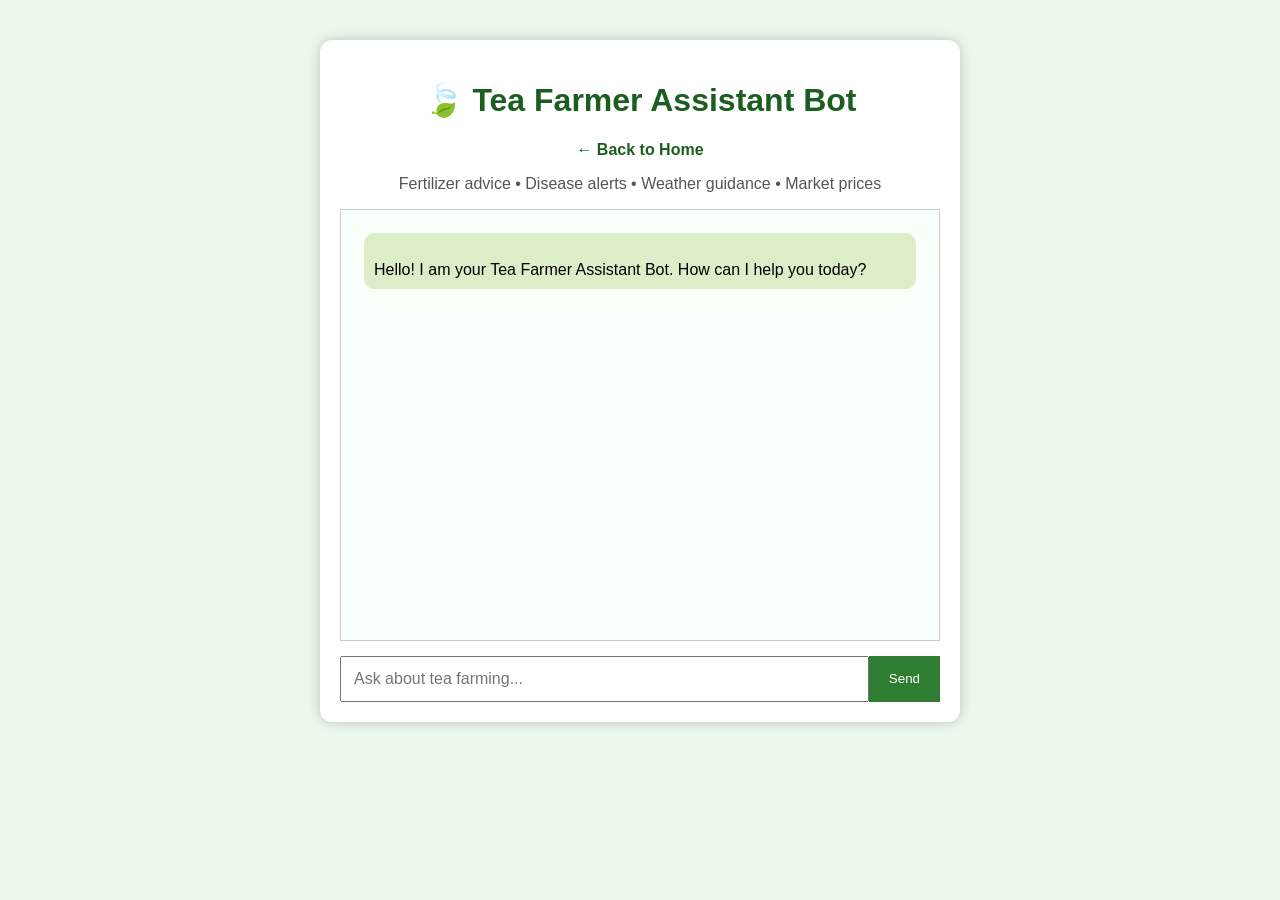
<file: templates/index.html>
<!DOCTYPE html>
<html>
<head>
    <title>Tea Farmer Assistant Bot</title>
    <link rel="stylesheet" href="/static/style.css">
</head>
<body>

<div class="chat-container">
    <h1>🍃 Tea Farmer Assistant Bot</h1>
    <a href="/" class="back-link">← Back to Home</a>
    <p class="subtitle">Fertilizer advice • Disease alerts • Weather guidance • Market prices</p>

    <div id="chat-box" class="chat-box">
        <div class="bot-message">
            Hello! I am your Tea Farmer Assistant Bot. How can I help you today?
        </div>
    </div>

    <div class="input-area">
        <input type="text" id="user-input" placeholder="Ask about tea farming...">
        <button onclick="sendMessage()">Send</button>
    </div>
</div>

<script>
function addMessage(message, className) {
    const chatBox = document.getElementById("chat-box");
    const msg = document.createElement("div");
    msg.className = className;
    msg.innerText = message;
    chatBox.appendChild(msg);
    chatBox.scrollTop = chatBox.scrollHeight;
}

function sendMessage() {
    const input = document.getElementById("user-input");
    const message = input.value.trim();

    if (message === "") {
        return;
    }

    addMessage(message, "user-message");
    input.value = "";

    fetch("/chat", {
        method: "POST",
        headers: {
            "Content-Type": "application/json"
        },
        body: JSON.stringify({message: message})
    })
    .then(response => response.json())
    .then(data => {
        addMessage(data.response, "bot-message");
    });
}

document.getElementById("user-input").addEventListener("keypress", function(event) {
    if (event.key === "Enter") {
        sendMessage();
    }
});
</script>

</body>
</html>
</file>
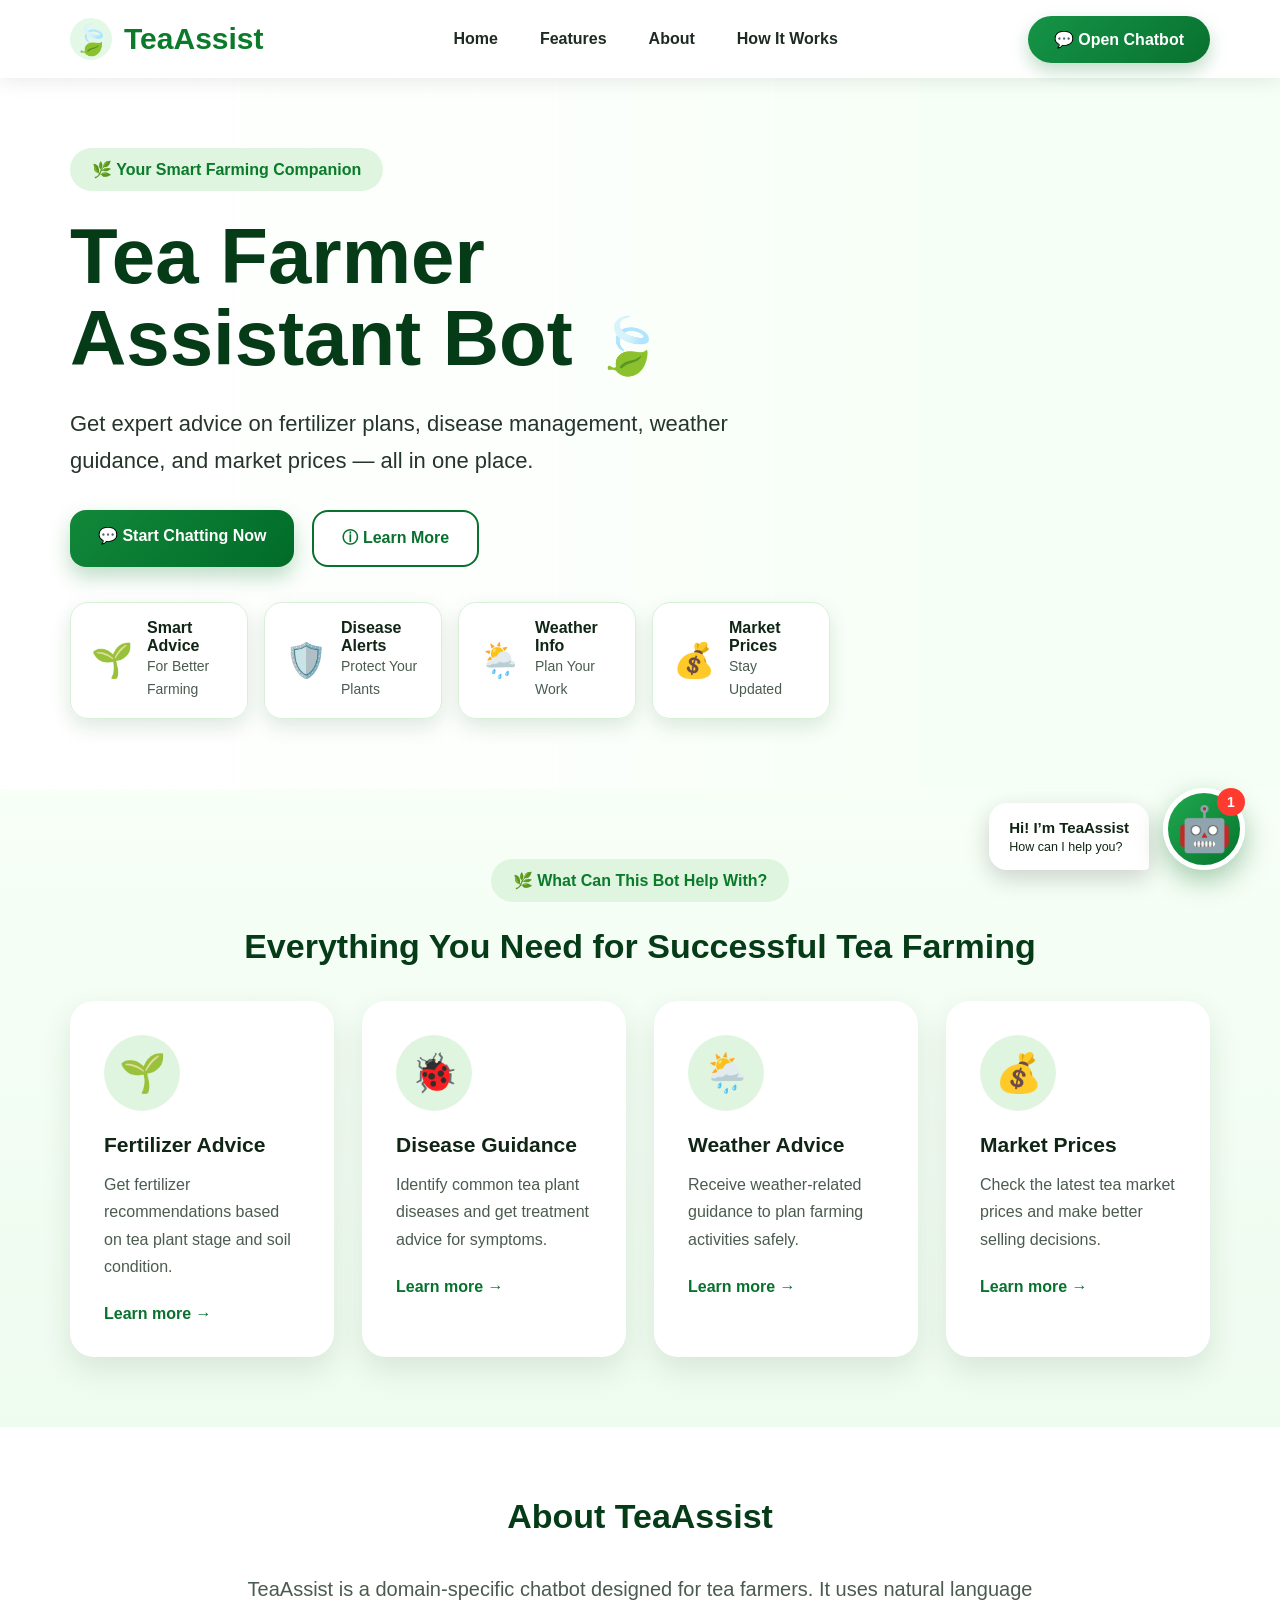
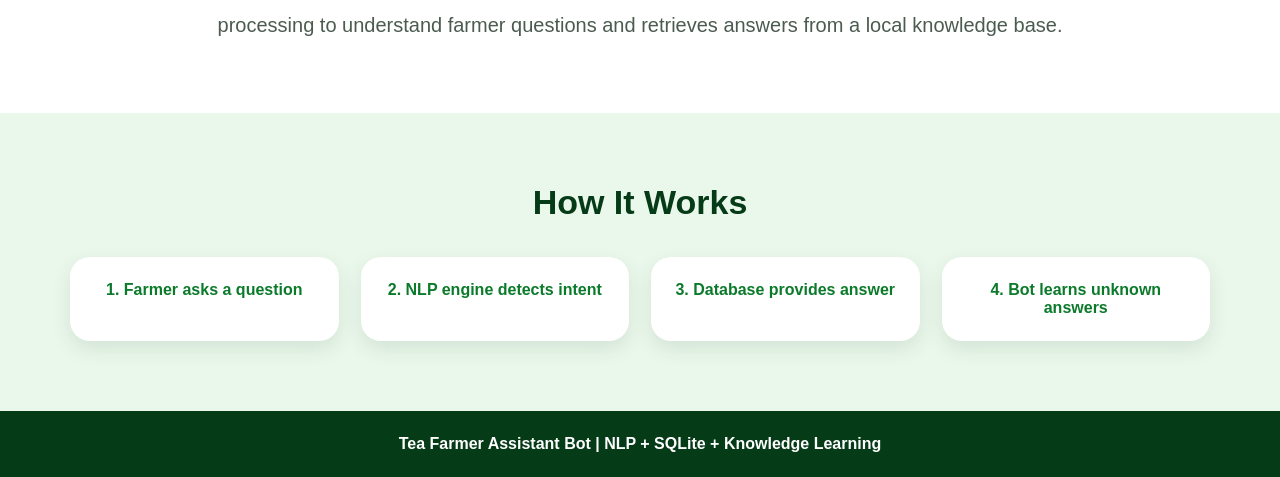
<file: templates/home.html>
<!DOCTYPE html>
<html lang="en">
<head>
    <meta charset="UTF-8">
    <title>TeaAssist - Tea Farmer Assistant Bot</title>
    <link rel="stylesheet" href="/static/home.css">
</head>
<body>

<header class="navbar">
    <div class="brand">
        <div class="brand-icon">🍃</div>
        <span>TeaAssist</span>
    </div>

    <nav class="nav-links">
        <a href="/">Home</a>
        <a href="#features">Features</a>
        <a href="#about">About</a>
        <a href="#how">How It Works</a>
    </nav>

    <a href="/chatbot" class="nav-chat-btn">💬 Open Chatbot</a>
</header>

<section class="hero">
    <div class="hero-overlay"></div>

    <div class="hero-content">
        <div class="badge">🌿 Your Smart Farming Companion</div>

        <h1>Tea Farmer<br>Assistant Bot <span>🍃</span></h1>

        <p>
            Get expert advice on fertilizer plans, disease management,
            weather guidance, and market prices — all in one place.
        </p>

        <div class="hero-buttons">
            <a href="/chatbot" class="primary-btn">💬 Start Chatting Now</a>
            <a href="#features" class="secondary-btn">ⓘ Learn More</a>
        </div>

        <div class="quick-cards">
            <div class="quick-card">
                <span>🌱</span>
                <div>
                    <h4>Smart Advice</h4>
                    <p>For Better Farming</p>
                </div>
            </div>

            <div class="quick-card">
                <span>🛡️</span>
                <div>
                    <h4>Disease Alerts</h4>
                    <p>Protect Your Plants</p>
                </div>
            </div>

            <div class="quick-card">
                <span>🌦️</span>
                <div>
                    <h4>Weather Info</h4>
                    <p>Plan Your Work</p>
                </div>
            </div>

            <div class="quick-card">
                <span>💰</span>
                <div>
                    <h4>Market Prices</h4>
                    <p>Stay Updated</p>
                </div>
            </div>
        </div>
    </div>
</section>

<section id="features" class="features-section">
    <div class="section-badge">🌿 What Can This Bot Help With?</div>

    <h2>Everything You Need for Successful Tea Farming</h2>

    <div class="feature-grid">
        <div class="feature-card">
            <div class="feature-icon">🌱</div>
            <h3>Fertilizer Advice</h3>
            <p>
                Get fertilizer recommendations based on tea plant stage
                and soil condition.
            </p>
            <a href="/chatbot">Learn more →</a>
        </div>

        <div class="feature-card">
            <div class="feature-icon">🐞</div>
            <h3>Disease Guidance</h3>
            <p>
                Identify common tea plant diseases and get treatment advice
                for symptoms.
            </p>
            <a href="/chatbot">Learn more →</a>
        </div>

        <div class="feature-card">
            <div class="feature-icon">🌦️</div>
            <h3>Weather Advice</h3>
            <p>
                Receive weather-related guidance to plan farming activities
                safely.
            </p>
            <a href="/chatbot">Learn more →</a>
        </div>

        <div class="feature-card">
            <div class="feature-icon">💰</div>
            <h3>Market Prices</h3>
            <p>
                Check the latest tea market prices and make better selling
                decisions.
            </p>
            <a href="/chatbot">Learn more →</a>
        </div>
    </div>
</section>

<section id="about" class="about-section">
    <h2>About TeaAssist</h2>
    <p>
        TeaAssist is a domain-specific chatbot designed for tea farmers.
        It uses natural language processing to understand farmer questions
        and retrieves answers from a local knowledge base.
    </p>
</section>

<section id="how" class="how-section">
    <h2>How It Works</h2>

    <div class="steps">
        <div class="step">1. Farmer asks a question</div>
        <div class="step">2. NLP engine detects intent</div>
        <div class="step">3. Database provides answer</div>
        <div class="step">4. Bot learns unknown answers</div>
    </div>
</section>

<a href="/chatbot" class="floating-chat">
    <div class="chat-bubble">
        <span>Hi! I’m TeaAssist</span>
        <small>How can I help you?</small>
    </div>
    <div class="chat-icon">
        🤖
        <span class="notification">1</span>
    </div>
</a>

<footer>
    Tea Farmer Assistant Bot | NLP + SQLite + Knowledge Learning
</footer>

</body>
</html>
</file>
<file: static/style.css>
body {
    font-family: Arial, sans-serif;
    background: #eaf7ea;
    margin: 0;
    padding: 0;
}

.chat-container {
    width: 600px;
    margin: 40px auto;
    background: white;
    padding: 20px;
    border-radius: 12px;
    box-shadow: 0 0 12px rgba(0,0,0,0.2);
}

h1 {
    text-align: center;
    color: #1b5e20;
}

.subtitle {
    text-align: center;
    color: #555;
}

.chat-box {
    height: 400px;
    overflow-y: auto;
    border: 1px solid #ccc;
    padding: 15px;
    background: #f9fff9;
    margin-bottom: 15px;
}

.bot-message {
    background: #dcedc8;
    padding: 10px;
    margin: 8px;
    border-radius: 10px;
    white-space: pre-line;
}

.user-message {
    background: #bbdefb;
    padding: 10px;
    margin: 8px;
    border-radius: 10px;
    text-align: right;
}

.input-area {
    display: flex;
}

input {
    flex: 1;
    padding: 12px;
    font-size: 16px;
}

button {
    padding: 12px 20px;
    background: #2e7d32;
    color: white;
    border: none;
    cursor: pointer;
}

button:hover {
    background: #1b5e20;
}

.back-link {
    display: block;
    text-align: center;
    margin-bottom: 10px;
    color: #1b5e20;
    font-weight: bold;
    text-decoration: none;
}

.back-link:hover {
    text-decoration: underline;
}
</file>
<file: static/home.css>
* {
    margin: 0;
    padding: 0;
    box-sizing: border-box;
}

body {
    font-family: "Segoe UI", Arial, sans-serif;
    background: #f5fff5;
    color: #102515;
}

/* Navbar */
.navbar {
    height: 78px;
    padding: 0 70px;
    background: rgba(255, 255, 255, 0.96);
    display: flex;
    align-items: center;
    justify-content: space-between;
    box-shadow: 0 4px 18px rgba(0, 0, 0, 0.08);
    position: sticky;
    top: 0;
    z-index: 1000;
}

.brand {
    display: flex;
    align-items: center;
    gap: 12px;
    font-size: 30px;
    font-weight: 800;
    color: #0b7a2a;
}

.brand-icon {
    width: 42px;
    height: 42px;
    background: #e4f8e8;
    border-radius: 50%;
    display: flex;
    align-items: center;
    justify-content: center;
}

.nav-links {
    display: flex;
    gap: 42px;
}

.nav-links a {
    text-decoration: none;
    color: #1d2b22;
    font-weight: 600;
    font-size: 16px;
}

.nav-links a:hover {
    color: #0b7a2a;
}

.nav-chat-btn {
    text-decoration: none;
    background: linear-gradient(135deg, #159447, #08712e);
    color: white;
    padding: 14px 26px;
    border-radius: 28px;
    font-weight: 700;
    box-shadow: 0 8px 18px rgba(0, 120, 40, 0.25);
}

/* Hero */
.hero {
    min-height: 610px;
    position: relative;
    background:
        linear-gradient(90deg, rgba(255,255,255,0.95) 0%, rgba(255,255,255,0.75) 38%, rgba(255,255,255,0.15) 72%),
        url("https://images.unsplash.com/photo-1564890369478-c89ca6d9cde9?auto=format&fit=crop&w=1600&q=80");
    background-size: cover;
    background-position: center;
    display: flex;
    align-items: center;
    padding: 70px;
}

.hero-content {
    max-width: 760px;
    z-index: 2;
}

.badge,
.section-badge {
    display: inline-block;
    background: #dff5df;
    color: #0b7a2a;
    padding: 12px 22px;
    border-radius: 30px;
    font-weight: 700;
    margin-bottom: 25px;
}

.hero h1 {
    font-size: 78px;
    line-height: 1.05;
    color: #063b18;
    font-weight: 900;
    margin-bottom: 25px;
}

.hero h1 span {
    font-size: 55px;
}

.hero p {
    font-size: 22px;
    line-height: 1.7;
    color: #26352b;
    max-width: 720px;
    margin-bottom: 30px;
}

.hero-buttons {
    display: flex;
    gap: 18px;
    margin-bottom: 35px;
}

.primary-btn,
.secondary-btn {
    text-decoration: none;
    padding: 16px 28px;
    border-radius: 16px;
    font-weight: 800;
    font-size: 16px;
}

.primary-btn {
    background: linear-gradient(135deg, #12883a, #006b28);
    color: white;
    box-shadow: 0 10px 20px rgba(0, 120, 40, 0.25);
}

.secondary-btn {
    border: 2px solid #08712e;
    color: #08712e;
    background: white;
}

/* Quick cards */
.quick-cards {
    display: grid;
    grid-template-columns: repeat(4, 1fr);
    gap: 16px;
}

.quick-card {
    display: flex;
    align-items: center;
    gap: 14px;
    background: rgba(255, 255, 255, 0.88);
    padding: 16px 20px;
    border-radius: 18px;
    box-shadow: 0 8px 20px rgba(0, 70, 20, 0.12);
    border: 1px solid #d8efd8;
}

.quick-card span {
    font-size: 34px;
}

.quick-card h4 {
    font-size: 16px;
    color: #102515;
}

.quick-card p {
    font-size: 14px;
    margin: 0;
    color: #4b5b4f;
}

/* Features */
.features-section {
    padding: 70px;
    text-align: center;
    background: linear-gradient(180deg, #f7fff7, #eefbef);
}

.features-section h2,
.about-section h2,
.how-section h2 {
    font-size: 34px;
    color: #063b18;
    margin-bottom: 35px;
}

.feature-grid {
    display: grid;
    grid-template-columns: repeat(4, 1fr);
    gap: 28px;
}

.feature-card {
    background: white;
    padding: 34px;
    border-radius: 24px;
    text-align: left;
    box-shadow: 0 12px 30px rgba(0, 50, 20, 0.10);
    transition: 0.25s;
}

.feature-card:hover {
    transform: translateY(-8px);
}

.feature-icon {
    width: 76px;
    height: 76px;
    background: #dff5df;
    border-radius: 50%;
    display: flex;
    align-items: center;
    justify-content: center;
    font-size: 38px;
    margin-bottom: 22px;
}

.feature-card h3 {
    font-size: 21px;
    margin-bottom: 14px;
}

.feature-card p {
    color: #4b5b4f;
    line-height: 1.7;
    margin-bottom: 25px;
}

.feature-card a {
    color: #08712e;
    text-decoration: none;
    font-weight: 800;
}

/* About */
.about-section {
    padding: 70px;
    background: white;
    text-align: center;
}

.about-section p {
    max-width: 850px;
    margin: auto;
    font-size: 20px;
    line-height: 1.8;
    color: #4b5b4f;
}

/* How it works */
.how-section {
    padding: 70px;
    background: #eaf8eb;
    text-align: center;
}

.steps {
    display: grid;
    grid-template-columns: repeat(4, 1fr);
    gap: 22px;
}

.step {
    background: white;
    padding: 24px;
    border-radius: 20px;
    font-weight: 800;
    color: #0b7a2a;
    box-shadow: 0 8px 20px rgba(0, 50, 20, 0.10);
}

/* Floating chatbot */
.floating-chat {
    position: fixed;
    right: 35px;
    bottom: 30px;
    display: flex;
    align-items: flex-end;
    gap: 14px;
    text-decoration: none;
    z-index: 2000;
}

.chat-bubble {
    background: white;
    color: #102515;
    padding: 16px 20px;
    border-radius: 18px 18px 4px 18px;
    box-shadow: 0 8px 25px rgba(0, 0, 0, 0.18);
    display: flex;
    flex-direction: column;
    font-size: 15px;
}

.chat-bubble span {
    font-weight: 800;
}

.chat-bubble small {
    margin-top: 4px;
}

.chat-icon {
    width: 82px;
    height: 82px;
    background: linear-gradient(135deg, #21a84f, #05752d);
    border-radius: 50%;
    border: 5px solid white;
    box-shadow: 0 10px 28px rgba(0, 100, 30, 0.35);
    display: flex;
    align-items: center;
    justify-content: center;
    font-size: 44px;
    position: relative;
}

.notification {
    position: absolute;
    top: -5px;
    right: -5px;
    width: 28px;
    height: 28px;
    background: #ff3b30;
    color: white;
    border-radius: 50%;
    font-size: 14px;
    font-weight: 800;
    display: flex;
    align-items: center;
    justify-content: center;
}

/* Footer */
footer {
    background: #063b18;
    color: white;
    text-align: center;
    padding: 24px;
    font-weight: 600;
}

/* Responsive */
@media (max-width: 1000px) {
    .navbar {
        padding: 0 24px;
    }

    .nav-links {
        display: none;
    }

    .hero {
        padding: 45px 25px;
    }

    .hero h1 {
        font-size: 48px;
    }

    .hero p {
        font-size: 18px;
    }

    .quick-cards,
    .feature-grid,
    .steps {
        grid-template-columns: 1fr;
    }

    .features-section,
    .about-section,
    .how-section {
        padding: 45px 25px;
    }

    .chat-bubble {
        display: none;
    }
}
</file>
